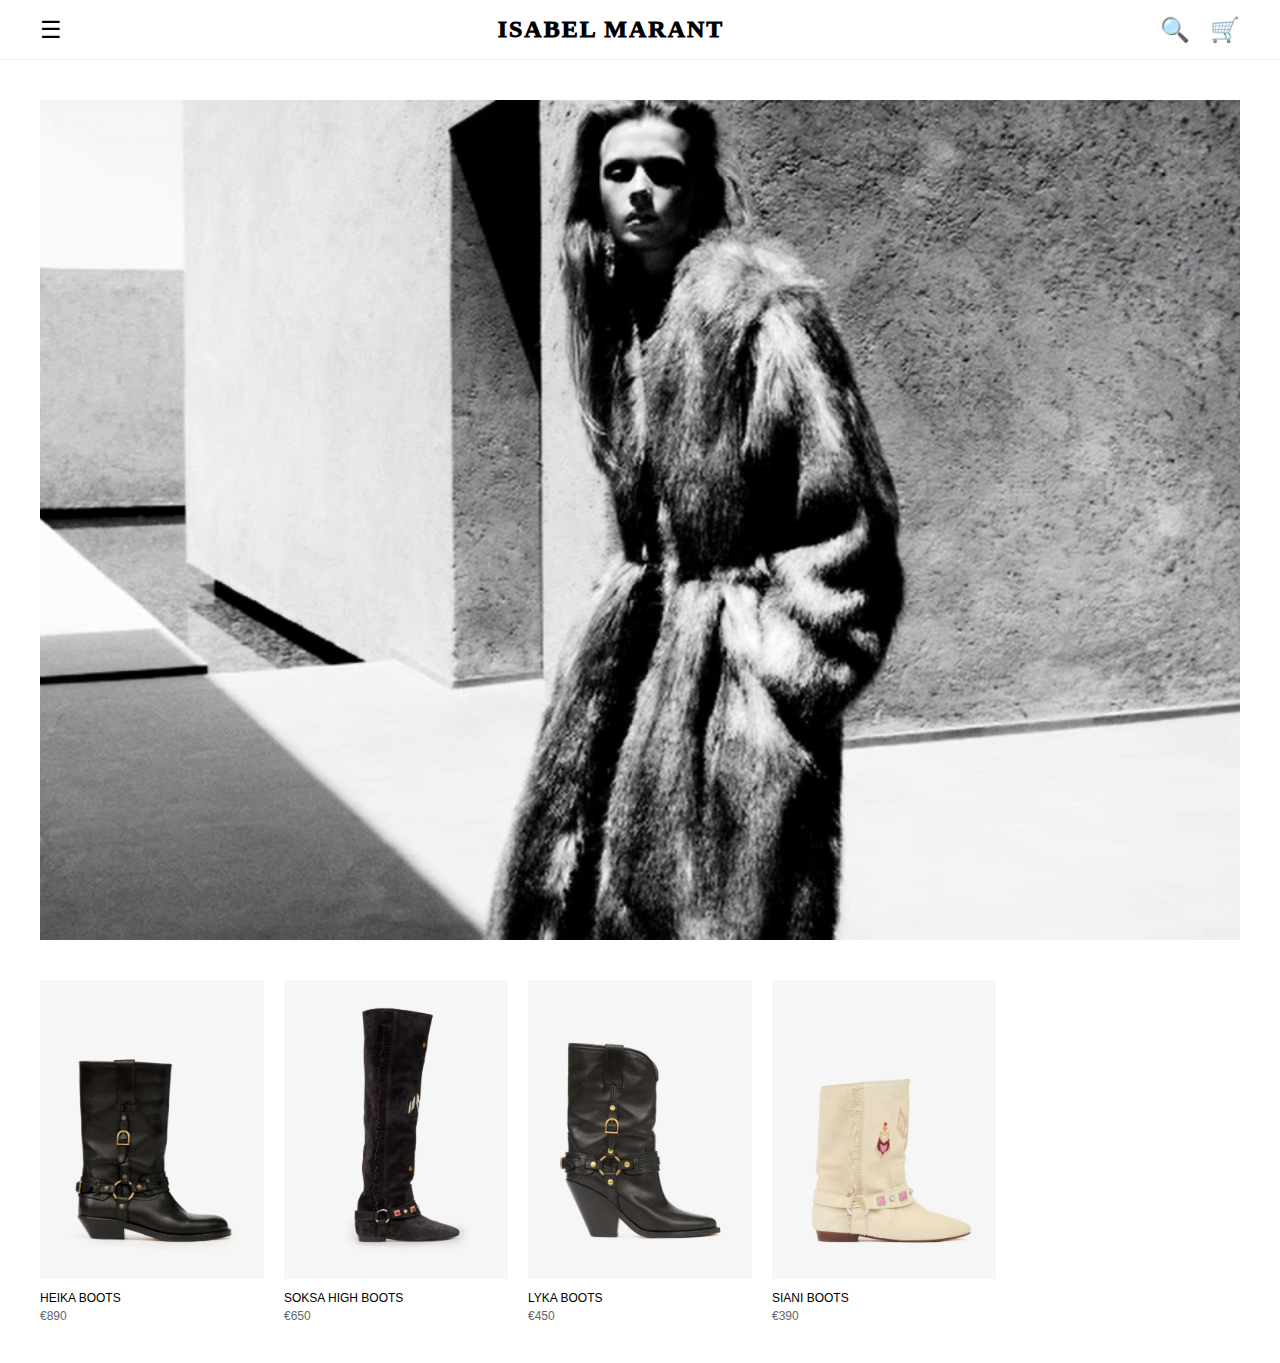
<file: LGSPhase5Defense/Round1/PYCST HTML/Isabel Marant/index.html>
<!DOCTYPE html>
<html lang="en">
<head>
    <meta charset="UTF-8">
    <meta name="viewport" content="width=device-width, initial-scale=1.0">
    <title>Fashion E-commerce</title>
    <style>
        /* Previous styles remain the same */
        * {
            margin: 0;
            padding: 0;
            box-sizing: border-box;
            font-family: -apple-system, BlinkMacSystemFont, 'Segoe UI', Roboto, Oxygen, Ubuntu, Cantarell, sans-serif;
        }

        body {
            overflow-x: hidden;
        }

        /* Header Styles */
        .header {
            position: fixed;
            top: 0;
            left: 0;
            right: 0;
            height: 60px;
            background: white;
            display: flex;
            justify-content: space-between;
            align-items: center;
            padding: 0 40px;
            z-index: 100;
            border-bottom: 1px solid #eee;
        }

        .menu-btn, .search-btn, .cart-btn {
            background: none;
            border: none;
            font-size: 24px;
            cursor: pointer;
        }

        .logo {
            font-size: 24px;
            font-weight: 1000;
            text-transform: uppercase;
            letter-spacing: 2px;
            font-family: serif ;
        }

        .header-icons {
            display: flex;
            gap: 20px;
        }

        /* Previous sidebar and cart styles remain the same */
        .sidebar {
            position: fixed;
            top: 0;
            left: -300px;
            width: 300px;
            height: 100vh;
            background: white;
            transition: left 0.3s ease;
            z-index: 200;
            padding: 80px 40px;
        }

        .sidebar.active {
            left: 0;
        }

        .sidebar-close {
            position: absolute;
            top: 20px;
            right: 20px;
            background: none;
            border: none;
            font-size: 24px;
            cursor: pointer;
        }

        .sidebar-menu {
            list-style: none;
        }

        .sidebar-menu li {
            margin: 20px 0;
        }

        .sidebar-menu a {
            text-decoration: none;
            color: black;
            font-size: 18px;
            text-transform: uppercase;
            letter-spacing: 1px;
        }

        .cart-overlay {
            position: fixed;
            top: 0;
            right: -400px;
            width: 400px;
            height: 100vh;
            background: white;
            transition: right 0.3s ease;
            z-index: 200;
            padding: 80px 40px;
        }

        .cart-overlay.active {
            right: 0;
        }

        /* New Search Overlay Styles */
        .search-overlay {
            position: fixed;
            top: -100%;
            left: 0;
            width: 100%;
            height: 100vh;
            background: white;
            transition: top 0.3s ease;
            z-index: 200;
            padding: 80px 40px;
            display: flex;
            flex-direction: column;
        }

        .search-overlay.active {
            top: 0;
        }

        .search-close {
            position: absolute;
            top: 20px;
            right: 20px;
            background: none;
            border: none;
            font-size: 24px;
            cursor: pointer;
        }

        .search-form {
            width: 100%;
            max-width: 800px;
            margin: 0 auto;
        }

        .search-input {
            width: 100%;
            padding: 15px;
            font-size: 24px;
            border: none;
            border-bottom: 1px solid #ddd;
            outline: none;
            margin-bottom: 40px;
        }

        .search-suggestions {
            display: grid;
            grid-template-columns: repeat(auto-fill, minmax(200px, 1fr));
            gap: 20px;
            margin-top: 40px;
        }

        .suggestion-category {
            margin-bottom: 30px;
        }

        .suggestion-category h3 {
            font-size: 14px;
            text-transform: uppercase;
            margin-bottom: 15px;
            color: #666;
        }

        .suggestion-links {
            list-style: none;
        }

        .suggestion-links li {
            margin: 10px 0;
        }

        .suggestion-links a {
            text-decoration: none;
            color: black;
            font-size: 16px;
        }

        /* Previous overlay and main content styles remain the same */
        .overlay {
            position: fixed;
            top: 0;
            left: 0;
            width: 100vw;
            height: 100vh;
            background: rgba(0, 0, 0, 0.5);
            opacity: 0;
            visibility: hidden;
            transition: opacity 0.3s ease;
            z-index: 150;
        }

        .overlay.active {
            opacity: 1;
            visibility: visible;
        }

        .main-content {
            margin-top: 60px;
            padding: 40px;
        }

        .hero-section {
            height: calc(100vh - 60px);
            display: flex;
            align-items: center;
            justify-content: center;
        }

        .hero-image {
            width: 100%;
            height: 100%;
            object-fit: cover;
        }

        .product-grid {
            display: grid;
            grid-template-columns: repeat(auto-fill, minmax(200px, 1fr));
            gap: 20px;
            margin-top: 40px;
        }

        .product-card {
            position: relative;
            
        }

        .product-image {
            width: 100%;
            aspect-ratio: 3/4;
            object-fit: cover;
        }

        .product-info {
            margin-top: 8px;
        }

        .product-title {
            font-size: 12px;
            font-weight: 200;
            text-transform: uppercase;
        }

        .product-price {
            font-size: 12px;
            color: #666;
            margin-top: 4px;
        }
    </style>
</head>
<body>
    <!-- Header -->
    <header class="header">
        <button class="menu-btn">☰</button>
        <div class="logo">ISABEL MARANT</div>
        <div class="header-icons">
            <button class="search-btn">🔍</button>
            <button class="cart-btn">🛒</button>
        </div>
    </header>

    <!-- Sidebar Menu -->
    <div class="sidebar">
        <button class="sidebar-close">✕</button>
        <ul class="sidebar-menu">
            <li><a href="#">New Arrivals</a></li>
            <li><a href="#">Women</a></li>
            <li><a href="#">Men</a></li>
            <li><a href="#">Accessories</a></li>
            <li><a href="#">Sale</a></li>
        </ul>
    </div>

    <!-- Search Overlay -->
    <div class="search-overlay">
        <button class="search-close">✕</button>
        <form class="search-form">
            <input type="text" class="search-input" placeholder="Search products..." autofocus>
        </form>
        <div class="search-suggestions">
            <div class="suggestion-category">
                <h3>Popular Searches</h3>
                <ul class="suggestion-links">
                    <li><a href="#">Summer Dresses</a></li>
                    <li><a href="#">Leather Jackets</a></li>
                    <li><a href="#">Sneakers</a></li>
                    <li><a href="#">Accessories</a></li>
                </ul>
            </div>
            <div class="suggestion-category">
                <h3>Categories</h3>
                <ul class="suggestion-links">
                    <li><a href="#">New Arrivals</a></li>
                    <li><a href="#">Bestsellers</a></li>
                    <li><a href="#">Sale Items</a></li>
                    <li><a href="#">Collections</a></li>
                </ul>
            </div>
        </div>
    </div>

    <!-- Cart Overlay -->
    <div class="cart-overlay">
        <button class="cart-close">✕</button>
        <h2>Shopping Cart</h2>
        <div class="cart-items">
            <!-- Cart items will be dynamically added here -->
        </div>
    </div>

    <!-- Dark Overlay -->
    <div class="overlay"></div>

    <!-- Main Content -->
    <main class="main-content">
        <section class="hero-section">
            <img src="mainpicture.png" alt="Hero Image" class="hero-image">
        </section>

        <section class="product-grid">
            <!-- Product cards will be dynamically added here -->
        </section>
    </main>

    <script>
        // DOM Elements
        const menuBtn = document.querySelector('.menu-btn');
        const searchBtn = document.querySelector('.search-btn');
        const cartBtn = document.querySelector('.cart-btn');
        const sidebar = document.querySelector('.sidebar');
        const searchOverlay = document.querySelector('.search-overlay');
        const cartOverlay = document.querySelector('.cart-overlay');
        const overlay = document.querySelector('.overlay');
        const sidebarClose = document.querySelector('.sidebar-close');
        const searchClose = document.querySelector('.search-close');
        const cartClose = document.querySelector('.cart-close');
        const searchInput = document.querySelector('.search-input');

        // Sample product data
        const products = [
            { id: 1, title: 'Heika Boots', price: 890, image: 'heikaboots1090.png' },
            { id: 2, title: 'Soksa High Boots', price: 650, image: 'soksathighboots1090.png' },
            { id: 3, title: 'Lyka Boots', price: 450, image: 'lykaboots1290.png' },
            { id: 4, title: 'Siani Boots', price: 390, image: 'sianiboots.png' }
        ];

        // Generate product cards
        const productGrid = document.querySelector('.product-grid');
        products.forEach(product => {
            const productCard = `
                <div class="product-card">
                    <img src="${product.image}" alt="${product.title}" class="product-image">
                    <div class="product-info">
                        <h3 class="product-title">${product.title}</h3>
                        <p class="product-price">€${product.price}</p>
                    </div>
                </div>
            `;
            productGrid.insertAdjacentHTML('beforeend', productCard);
        });

        // Toggle sidebar
        menuBtn.addEventListener('click', () => {
            sidebar.classList.add('active');
            overlay.classList.add('active');
        });

        // Toggle search
        searchBtn.addEventListener('click', () => {
            searchOverlay.classList.add('active');
            searchInput.focus();
        });

        // Toggle cart
        cartBtn.addEventListener('click', () => {
            cartOverlay.classList.add('active');
            overlay.classList.add('active');
        });

        // Close sidebar
        sidebarClose.addEventListener('click', () => {
            sidebar.classList.remove('active');
            overlay.classList.remove('active');
        });

        // Close search
        searchClose.addEventListener('click', () => {
            searchOverlay.classList.remove('active');
        });

        // Close cart
        cartClose.addEventListener('click', () => {
            cartOverlay.classList.remove('active');
            overlay.classList.remove('active');
        });

        // Close overlays when clicking outside
        overlay.addEventListener('click', () => {
            sidebar.classList.remove('active');
            cartOverlay.classList.remove('active');
            overlay.classList.remove('active');
        });

        // Handle search input
        searchInput.addEventListener('input', (e) => {
            const searchTerm = e.target.value.toLowerCase();
            // You can implement actual search functionality here
            console.log('Searching for:', searchTerm);
        });
    </script>
</body>
</html>
</file>
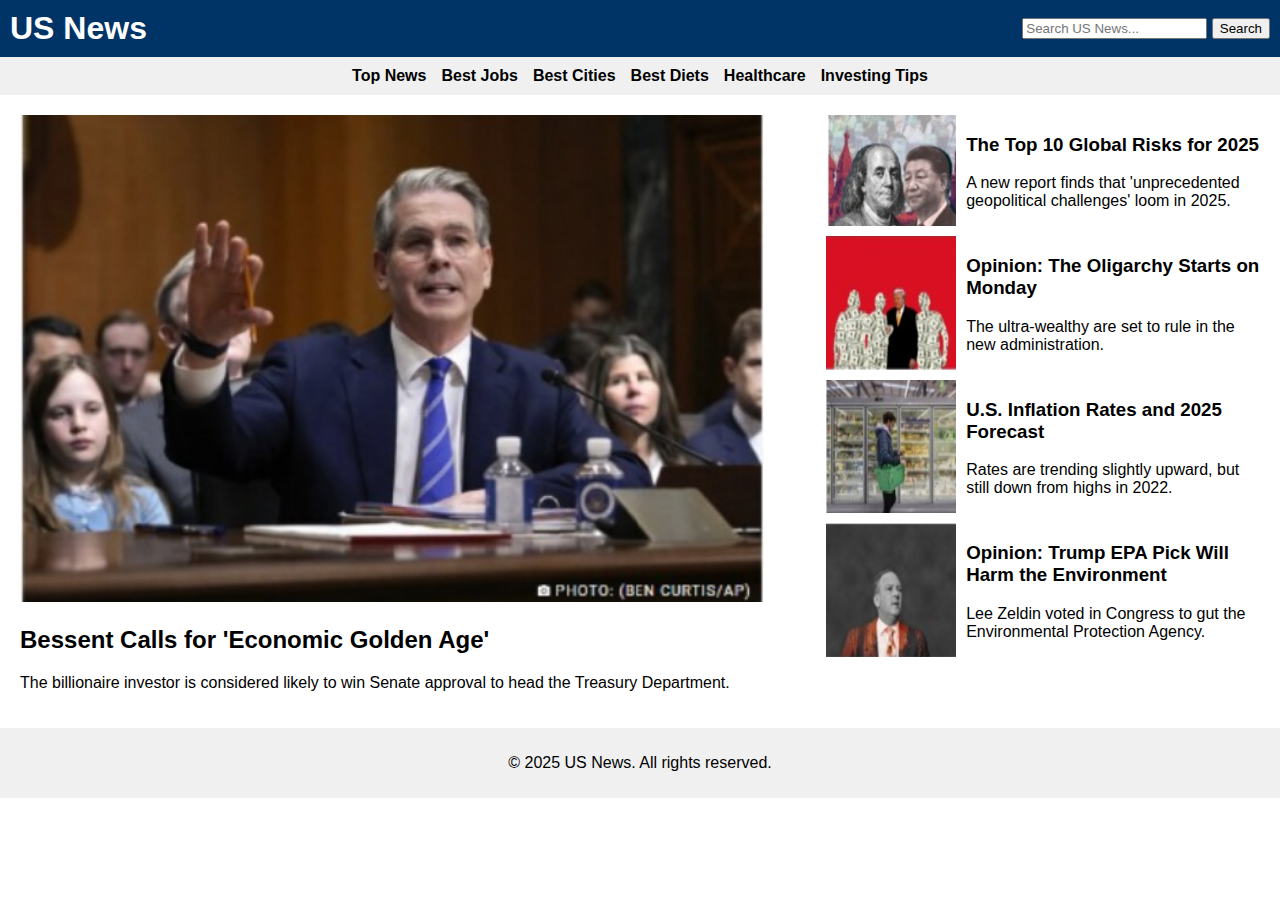
<file: LGSPhase5Defense/Round1/PYCST HTML/USA News/index.html>
<!DOCTYPE html>
<html lang="en">
<head>
    <meta charset="UTF-8">
    <meta name="viewport" content="width=device-width, initial-scale=1.0">
    <title>US News - Mockup</title>
    <style>
        body {
            font-family: Arial, sans-serif;
            margin: 0;
            padding: 0;
            box-sizing: border-box;
        }
        .header {
            background-color: #003366;
            color: white;
            padding: 10px;
            display: flex;
            justify-content: space-between;
            align-items: center;
        }
        .header h1 {
            margin: 0;
        }
        .search {
            margin-left: 20px;
        }
        .main-nav {
            background-color: #f0f0f0;
            padding: 10px;
            display: flex;
            justify-content: center;
            gap: 15px;
        }
        .main-nav a {
            text-decoration: none;
            color: black;
            font-weight: bold;
        }
        .content {
            display: flex;
            justify-content: space-between;
            padding: 20px;
        }
        .main-article {
            width: 60%;
        }
        .main-article img {
            width: 100%;
            height: auto;
        }
        .side-articles {
            width: 35%;
            display: flex;
            flex-direction: column;
            gap: 10px;
        }
        .side-article {
            display: flex;
            gap: 10px;
        }
        .side-article img {
            width: 30%;
            height: auto;
        }
        .side-article div {
            width: 70%;
        }
        .footer {
            background-color: #f0f0f0;
            padding: 10px;
            text-align: center;
        }
    </style>
</head>
<body>
    <header class="header">
        <h1>US News</h1>
        <div class="search">
            <input type="text" placeholder="Search US News...">
            <button>Search</button>
        </div>
    </header>
    <nav class="main-nav">
        <a href="#">Top News</a>
        <a href="#">Best Jobs</a>
        <a href="#">Best Cities</a>
        <a href="#">Best Diets</a>
        <a href="#">Healthcare</a>
        <a href="#">Investing Tips</a>
    </nav>
    <div class="content">
        <div class="main-article">
            <img src="mrlawyer.png" alt="Main Article Image">
            <h2>Bessent Calls for 'Economic Golden Age'</h2>
            <p>The billionaire investor is considered likely to win Senate approval to head the Treasury Department.</p>
        </div>
        <div class="side-articles">
            <div class="side-article">
                <img src="globalrisks.png" alt="Article 1">
                <div>
                    <h3>The Top 10 Global Risks for 2025</h3>
                    <p>A new report finds that 'unprecedented geopolitical challenges' loom in 2025.</p>
                </div>
            </div>
            <div class="side-article">
                <img src="trump.png" alt="Article 2">
                <div>
                    <h3>Opinion: The Oligarchy Starts on Monday</h3>
                    <p>The ultra-wealthy are set to rule in the new administration.</p>
                </div>
            </div>
            <div class="side-article">
                <img src="inflationrates.png" alt="Article 3">
                <div>
                    <h3>U.S. Inflation Rates and 2025 Forecast</h3>
                    <p>Rates are trending slightly upward, but still down from highs in 2022.</p>
                </div>
            </div>
            <div class="side-article">
                <img src="noonecaresguy.png" alt="Article 4">
                <div>
                    <h3>Opinion: Trump EPA Pick Will Harm the Environment</h3>
                    <p>Lee Zeldin voted in Congress to gut the Environmental Protection Agency.</p>
                </div>
            </div>
        </div>
    </div>
    <footer class="footer">
        <p>&copy; 2025 US News. All rights reserved.</p>
    </footer>
</body>
</html>
</file>
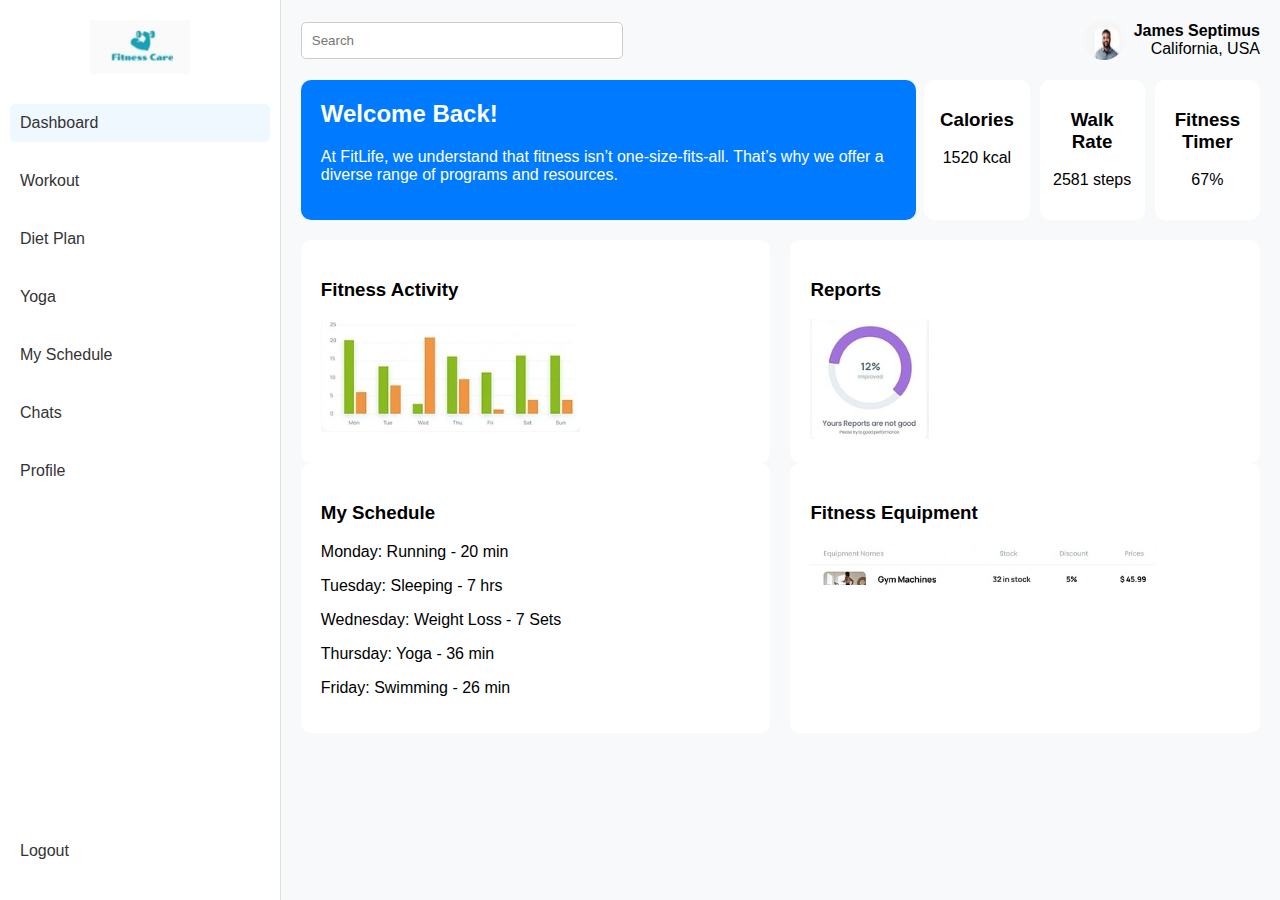
<file: LGSPhase5Defense/Round1/PYCST HTML/Fitness/feewde.html>
<!DOCTYPE html>
<html lang="en">
<head>
    <meta charset="UTF-8">
    <meta name="viewport" content="width=device-width, initial-scale=1.0">
    <title>Fitness Care Dashboard</title>
    <style>
        body {
            font-family: Arial, sans-serif;
            margin: 0;
            padding: 0;
            box-sizing: border-box;
            display: flex;
            height: 100vh;
            background-color: #f8f9fa;
        }
        .sidebar {
            width: 20%;
            background-color: #ffffff;
            padding: 20px;
            display: flex;
            flex-direction: column;
            align-items: center;
            border-right: 1px solid #e0e0e0;
        }
        .sidebar img {
            width: 100px;
            margin-bottom: 20px;
        }
        .sidebar a {
            text-decoration: none;
            color: #333;
            margin: 10px 0;
            display: flex;
            align-items: center;
            width: 100%;
            padding: 10px;
            border-radius: 5px;
            transition: background-color 0.3s;
        }
        .sidebar a:hover, .sidebar a.active {
            background-color: #f0f8ff;
        }
        .content {
            width: 80%;
            padding: 20px;
            display: flex;
            flex-direction: column;
        }
        .top-bar {
            display: flex;
            justify-content: space-between;
            align-items: center;
            margin-bottom: 20px;
        }
        .top-bar input {
            padding: 10px;
            border: 1px solid #ccc;
            border-radius: 5px;
            width: 300px;
        }
        .user-info {
            display: flex;
            align-items: center;
        }
        .user-info img {
            width: 40px;
            height: 40px;
            border-radius: 50%;
            margin-right: 10px;
        }
        .user-info div {
            text-align: right;
        }
        .main-content {
            display: flex;
            justify-content: space-between;
            margin-bottom: 20px;
        }
        .welcome {
            background-color: #007bff;
            color: white;
            padding: 20px;
            border-radius: 10px;
            width: 60%;
        }
        .welcome h2 {
            margin-top: 0;
        }
        .metrics {
            display: flex;
            gap: 10px;
            width: 35%;
            justify-content: space-between;
        }
        .metric {
            background-color: white;
            padding: 10px;
            border-radius: 10px;
            text-align: center;
            flex: 1;
        }
        .charts, .schedule {
            display: flex;
            gap: 20px;
        }
        .charts div, .schedule div {
            background-color: white;
            padding: 20px;
            border-radius: 10px;
            flex: 1;
        }
    </style>
</head>
<body>
    <div class="sidebar">
        <img src="logo.png" alt="Fitness Care Logo">
        <a href="#" class="active">Dashboard</a>
        <a href="#">Workout</a>
        <a href="#">Diet Plan</a>
        <a href="#">Yoga</a>
        <a href="#">My Schedule</a>
        <a href="#">Chats</a>
        <a href="#">Profile</a>
        <a href="#" style="margin-top:auto;">Logout</a>
    </div>
    <div class="content">
        <div class="top-bar">
            <input type="text" placeholder="Search">
            <div class="user-info">
                <img src="person.png" alt="User Picture">
                <div>
                    <strong>James Septimus</strong><br>
                    California, USA
                </div>
            </div>
        </div>
        <div class="main-content">
            <div class="welcome">
                <h2>Welcome Back!</h2>
                <p>At FitLife, we understand that fitness isn’t one-size-fits-all. That’s why we offer a diverse range of programs and resources.</p>
            </div>
            <div class="metrics">
                <div class="metric">
                    <h3>Calories</h3>
                    <p>1520 kcal</p>
                </div>
                <div class="metric">
                    <h3>Walk Rate</h3>
                    <p>2581 steps</p>
                </div>
                <div class="metric">
                    <h3>Fitness Timer</h3>
                    <p>67%</p>
                </div>
            </div>
        </div>
        <div class="charts">
            <div>
                <h3>Fitness Activity</h3>
                <img src="fitnessactivity.png">
            </div>
            <div>
                <h3>Reports</h3>
                <img src="reports.png">
            </div>
        </div>
        <div class="schedule">
            <div>
                <h3>My Schedule</h3>
                <p>Monday: Running - 20 min</p>
                <p>Tuesday: Sleeping - 7 hrs</p>
                <p>Wednesday: Weight Loss - 7 Sets</p>
                <p>Thursday: Yoga - 36 min</p>
                <p>Friday: Swimming - 26 min</p>
            </div>
            <div>
                <h3>Fitness Equipment</h3>
                <img src="equipment.png">
            </div>
        </div>
    </div>
</body>
</html>
</file>
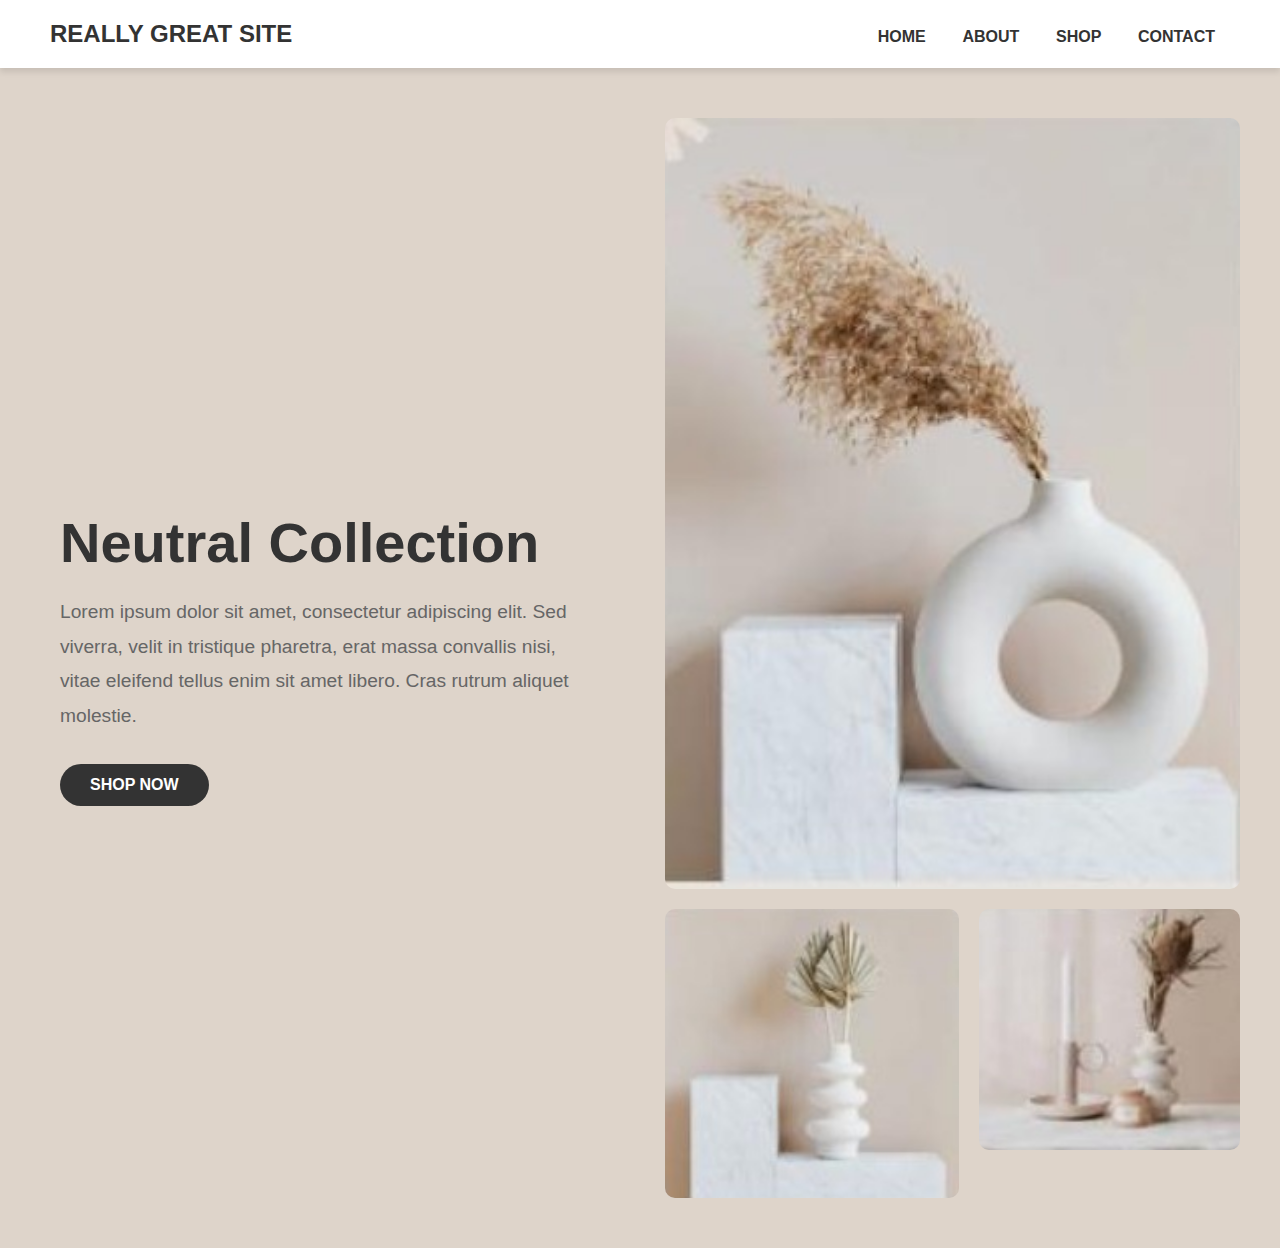
<file: LGSPhase5Defense/Round1/PYCST HTML/Nuetral Collection/index2.html>
<!DOCTYPE html>
<html lang="en">
<head>
    <meta charset="UTF-8">
    <meta name="viewport" content="width=device-width, initial-scale=1.0">
    <title>Neutral Collection</title>
    <style>
        * {
            margin: 0;
            padding: 0;
            box-sizing: border-box;
        }

        body {
            font-family: 'Arial', sans-serif;
            background-color: #d8cdc1d9;
            color: #333;
        }

        .navbar {
            display: flex;
            justify-content: space-between;
            align-items: center;
            padding: 20px 50px;
            background-color: #fff;
            box-shadow: 0px 4px 6px rgba(0, 0, 0, 0.1);
        }

        .navbar div {
            font-size: 1.5rem;
            font-weight: bold;
        }

        .navbar a {
            text-decoration: none;
            color: #333;
            margin: 0 15px;
            font-size: 1rem;
            font-weight: bold;
        }

        .navbar a:hover {
            color: #888;
        }

        .container {
            max-width: 1200px;
            margin: 50px auto;
            display: grid;
            grid-template-columns: 1fr 1fr;
            align-items: center;
            gap: 50px;
        }

        .text-content {
            padding: 20px;
        }

        .text-content h1 {
            font-size: 3.5rem;
            margin-bottom: 20px;
            color: #333;
        }

        .text-content p {
            font-size: 1.2rem;
            margin-bottom: 30px;
            color: #666;
            line-height: 1.8;
        }

        .text-content button {
            padding: 12px 30px;
            background-color: #333;
            color: #fff;
            border: none;
            border-radius: 50px;
            cursor: pointer;
            font-size: 1rem;
            font-weight: bold;
            text-transform: uppercase;
        }

        .text-content button:hover {
            background-color: #555;
        }

        .image-grid {
            display: grid;
            grid-template-areas:
                "main main"
                "small1 small2";
            gap: 20px;
        }

        .image-grid img {
            width: 100%;
            border-radius: 10px;
            object-fit: cover;
        }

        .image-grid img:nth-child(1) {
            grid-area: main;
        }

        .image-grid img:nth-child(2) {
            grid-area: small1;
        }

        .image-grid img:nth-child(3) {
            grid-area: small2;
        }
    </style>
</head>
<body>
    <div class="navbar">
        <div>REALLY GREAT SITE</div>
        <div>
            <a href="#">HOME</a>
            <a href="#">ABOUT</a>
            <a href="#">SHOP</a>
            <a href="#">CONTACT</a>
        </div>
    </div>

    <div class="container">
        <div class="text-content">
            <h1>Neutral Collection</h1>
            <p>Lorem ipsum dolor sit amet, consectetur adipiscing elit. Sed viverra, velit in tristique pharetra, erat massa convallis nisi, vitae eleifend tellus enim sit amet libero. Cras rutrum aliquet molestie.</p>
            <button>SHOP NOW</button>
        </div>

        <div class="image-grid">
            <img src="largevase.jpg" alt="Large Vase">
            <img src="mediuvase.jpg" alt="Small Vase 1">
            <img src="smallvase.jpg" alt="Small Vase 2">
        </div>
    </div>
</body>
</html>
</file>
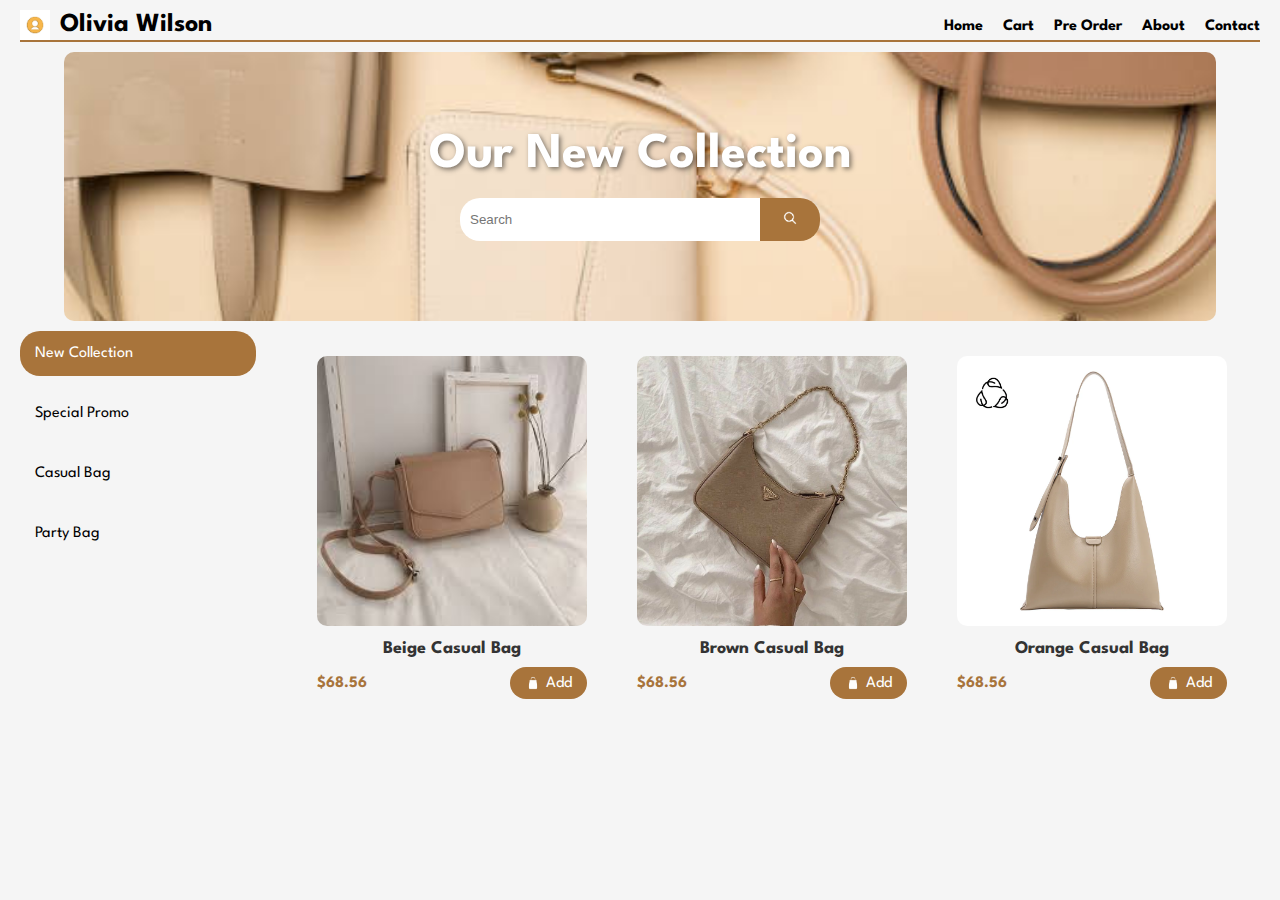
<file: LGSPhase5Defense/Round1/PYCST HTML/Olivia Wilson New Collection/Olivia Wilson.html>
<!DOCTYPE html>
<html lang="en">
<head>
  <meta charset="UTF-8">
  <meta name="viewport" content="width=device-width, initial-scale=1.0">
  <title>Our New Collection</title>
  <link href="https://fonts.googleapis.com/css2?family=League+Spartan:wght@400;700&display=swap" rel="stylesheet">
  <style>
    * {
      margin: 0;
      padding: 0;
      box-sizing: border-box;
    }

    body {
      font-family: Arial, sans-serif;
      background-color: #f5f5f5;
      color: #333;
    }

    header {
      display: flex;
      justify-content: space-between;
      align-items: center;
      padding: 10px 20px;
      position: relative;
      z-index: 10;
      background: transparent;
    }

    .header-container {
      display: flex;
      justify-content: space-between;
      align-items: center;
      width: 100%;
      border-bottom: 2px solid #a8743b;
    }

    .logo {
      font-family: 'League Spartan', sans-serif;
      font-size: 26px;
      font-weight: 700;
      color: #000;
      display: flex;
      align-items: center;
    }

    .logo img {
      width: 30px;
      height: 30px;
      margin-right: 10px;
    }

    .nav-links {
      list-style: none;
      display: flex;
    }

    .nav-links li {
      margin-left: 20px;
    }

    .nav-links a {
      font-family: 'League Spartan', sans-serif;
      text-decoration: none;
      color: #000;
      font-weight: 700;
      transition: color 0.3s;
    }

    .nav-links a:hover {
      color: #a8743b;
    }

    .hero {
      background-image: url('photo1.jpg');
      background-size: cover;
      background-position: center;
      text-align: center;
      padding: 80px 20px;
      color: #fff;
      max-width: 90%;
      margin: 0 auto;
      border-radius: 10px;
    }

    .hero h1 {
      font-family: 'League Spartan', sans-serif;
      font-size: 50px;
      font-weight: 700;
      margin-bottom: 20px;
      text-shadow: 2px 2px 5px rgba(0, 0, 0, 0.5);
    }

    .search-bar {
      display: flex;
      justify-content: center;
      margin-top: 20px;
    }

    .search-bar input {
      width: 300px;
      padding: 10px;
      border: none;
      border-radius: 20px 0 0 20px;
      outline: none;
    }

    .search-bar button {
      background-color: #a8743b;
      border: none;
      padding: 10px 20px;
      border-radius: 0 20px 20px 0;
      cursor: pointer;
      color: #fff;
    }

    .search-bar button img {
      width: 20px;
    }

    .sidebar {
      float: left;
      width: 20%;
      padding: 10px;
      background-color: transparent;
      margin-left: 10px;
    }

    .sidebar ul {
      list-style: none;
      display: flex;
      flex-direction: column;
      gap: 15px;
    }

    .sidebar button {
      font-family: 'League Spartan', sans-serif;
      width: 100%;
      padding: 15px;
      margin-bottom: 0;
      border: none;
      background-color: transparent;
      cursor: pointer;
      font-size: 16px;
      text-align: left;
      border-radius: 20px;
    }

    .sidebar button.active {
      background-color: #a8743b;
      color: #fff;
    }

    .sidebar button:hover {
      background-color: #a8743b;
      color: #fff;
    }

    .product-grid {
      margin-left: 22%;
      display: flex;
      gap: 20px;
      padding: 20px;
    }

    .product {
      padding: 15px;
      text-align: center;
      flex: 1;
      max-width: 300px;
    }

    .product img {
      width: 100%;
      aspect-ratio: 1 / 1;
      object-fit: cover;
      border-radius: 10px;
    }

    .product h3 {
      font-family: 'League Spartan', sans-serif;
      margin: 10px 0;
      font-size: 18px;
    }

    .product-details {
      display: flex;
      justify-content: space-between;
      align-items: center;
      margin-top: 10px;
    }

    .product-details p {
      font-family: 'League Spartan', sans-serif;
      color: #a8743b;
      font-weight: bold;
      margin: 0;
    }

    .add-button {
      font-family: 'League Spartan', sans-serif;
      background-color: #a8743b;
      color: #fff;
      border: none;
      padding: 8px 15px;
      cursor: pointer;
      border-radius: 20px;
      font-size: 16px;
      display: flex;
      align-items: center;
      gap: 5px;
    }

    .add-button img {
      width: 16px;
    }

    .add-button:hover {
      background-color: #875c2a;
    }
  </style>
</head>
<body>
  <header>
    <div class="header-container">
      <div class="logo">
        <img src="pfpicon.avif" alt="User Icon">
        Olivia Wilson
      </div>
      <nav>
        <ul class="nav-links">
          <li><a href="#">Home</a></li>
          <li><a href="#">Cart</a></li>
          <li><a href="#">Pre Order</a></li>
          <li><a href="#">About</a></li>
          <li><a href="#">Contact</a></li>
        </ul>
      </nav>
    </div>
  </header>

  <main>
    <section class="hero">
      <h1>Our New Collection</h1>
      <div class="search-bar">
        <input type="text" placeholder="Search">
        <button><img src="searchicon.jpeg.jpg" alt="Search Icon"></button>
      </div>
    </section>

    <aside class="sidebar">
      <ul>
        <li><button class="active">New Collection</button></li>
        <li><button>Special Promo</button></li>
        <li><button>Casual Bag</button></li>
        <li><button>Party Bag</button></li>
      </ul>
    </aside>

    <section class="product-grid">
      <div class="product">
        <img src="photo2.jpg" alt="Beige Casual Bag">
        <h3>Beige Casual Bag</h3>
        <div class="product-details">
          <p>$68.56</p>
          <button class="add-button"><img src="bagicon.png" alt="Bag Icon"> Add</button>
        </div>
      </div>
      <div class="product">
        <img src="photo3.jpg" alt="Brown Casual Bag">
        <h3>Brown Casual Bag</h3>
        <div class="product-details">
          <p>$68.56</p>
          <button class="add-button"><img src="bagicon.png" alt="Bag Icon"> Add</button>
        </div>
      </div>
      <div class="product">
        <img src="photo4.webp" alt="Orange Casual Bag">
        <h3>Orange Casual Bag</h3>
        <div class="product-details">
          <p>$68.56</p>
          <button class="add-button"><img src="bagicon.png" alt="Bag Icon"> Add</button>
        </div>
      </div>
    </section>
  </main>
</body>
</html>
</file>
